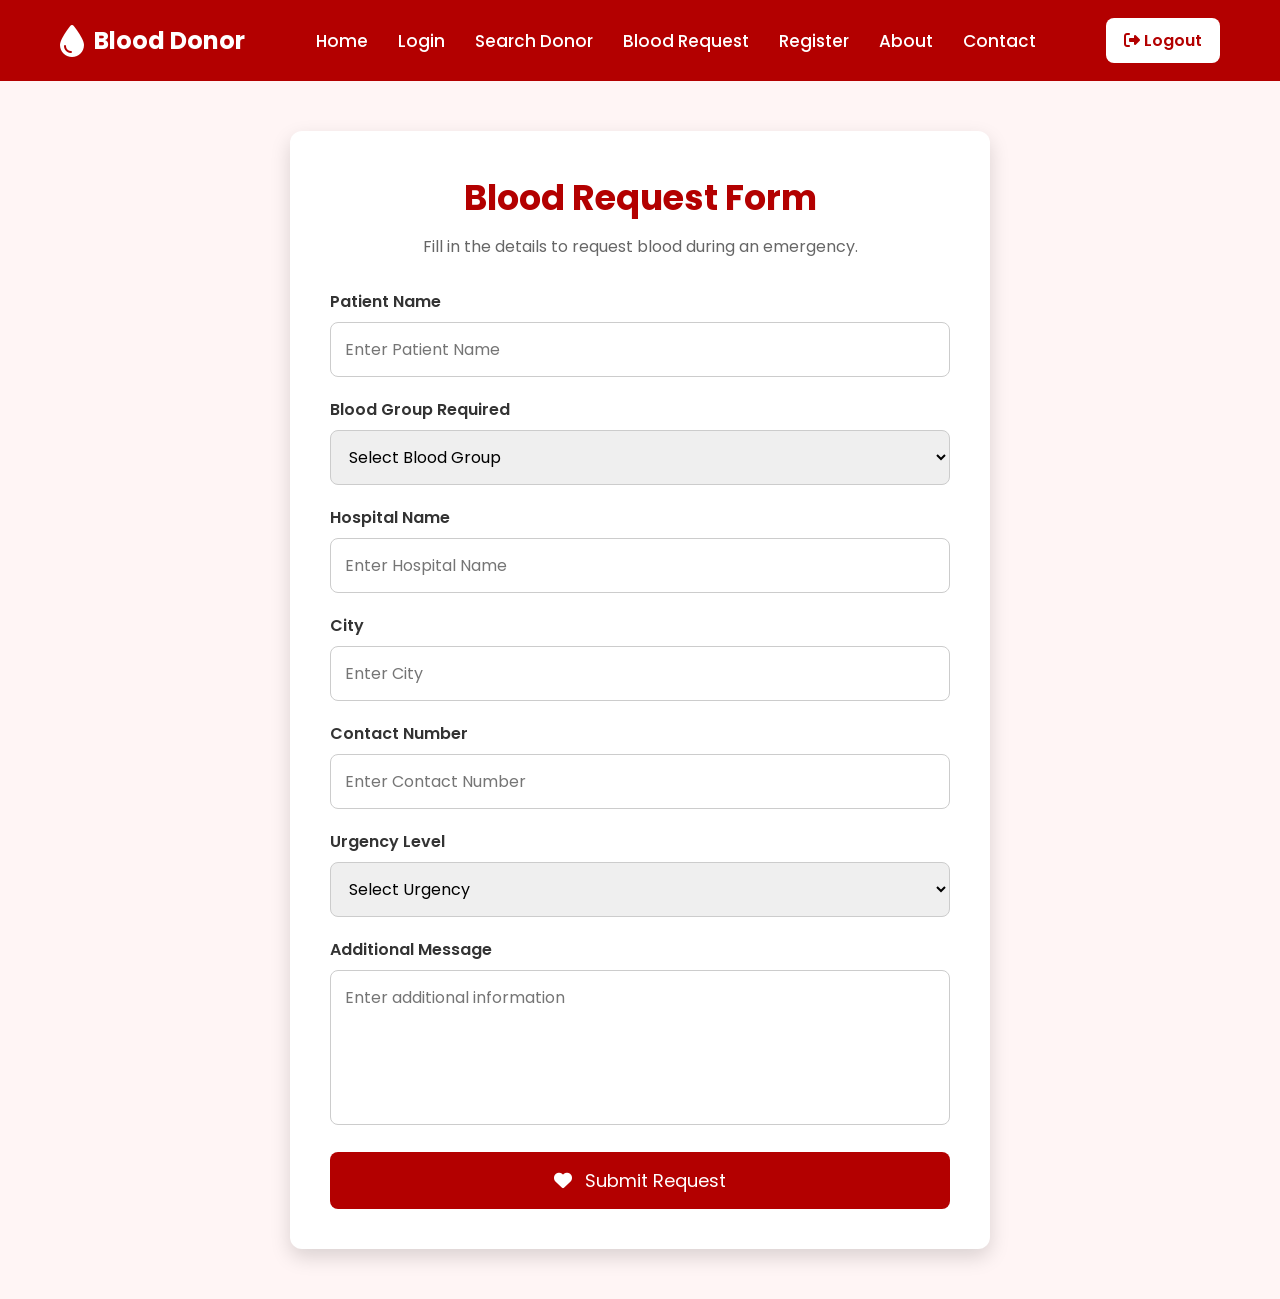
<file: bloodrequest.html>
<!DOCTYPE html>
<html lang="en">
<head>
    <meta charset="UTF-8">
    <meta name="viewport" content="width=device-width, initial-scale=1.0">
    <title>Blood Request</title>

    <link rel="stylesheet" href="bloodrequest.css">

    <link rel="stylesheet"
    href="https://cdnjs.cloudflare.com/ajax/libs/font-awesome/6.5.1/css/all.min.css">
</head>
<body>



<nav class="navbar">

    <div class="logo">
        <i class="fa-solid fa-droplet"></i>
        <h2>Blood Donor</h2>
    </div>

    <ul class="nav-links">
        <li><a href="home.html">Home</a></li>
         <li><a href="login.html">Login</a></li>
          <li><a href="search.html">Search Donor</a></li>
        <li><a href="bloodrequest.html">Blood Request</a></li>
    <li><a href="register.html">Register</a></li>
        <li><a href="about.html">About</a></li>
        <li><a href="contact.html">Contact</a></li>
    </ul>

    <a href="login.html" class="logout-btn">
        <i class="fa-solid fa-right-from-bracket"></i>
        Logout
    </a>

</nav> 


<section class="request">

    <div class="request-box">

        <h1>Blood Request Form</h1>

        <p>Fill in the details to request blood during an emergency.</p>

        <form>

            <div class="input-box">
                <label>Patient Name</label>
                <input type="text" placeholder="Enter Patient Name" required>
            </div>

            <div class="input-box">
                <label>Blood Group Required</label>

                <select required>
                    <option>Select Blood Group</option>
                    <option>A+</option>
                    <option>A-</option>
                    <option>B+</option>
                    <option>B-</option>
                    <option>AB+</option>
                    <option>AB-</option>
                    <option>O+</option>
                    <option>O-</option>
                </select>

            </div>

            <div class="input-box">
                <label>Hospital Name</label>
                <input type="text" placeholder="Enter Hospital Name" required>
            </div>

            <div class="input-box">
                <label>City</label>
                <input type="text" placeholder="Enter City" required>
            </div>

            <div class="input-box">
                <label>Contact Number</label>
                <input type="tel" placeholder="Enter Contact Number" required>
            </div>

            <div class="input-box">
                <label>Urgency Level</label>

                <select required>
                    <option>Select Urgency</option>
                    <option>Normal</option>
                    <option>Urgent</option>
                    <option>Critical</option>
                </select>

            </div>

            <div class="input-box">
                <label>Additional Message</label>

                <textarea rows="5"
                placeholder="Enter additional information"></textarea>

            </div>

            <button type="submit">
                <i class="fa-solid fa-heart"></i>
                Submit Request
            </button>

        </form>

    </div>

</section>

</body>
</html>
</file>
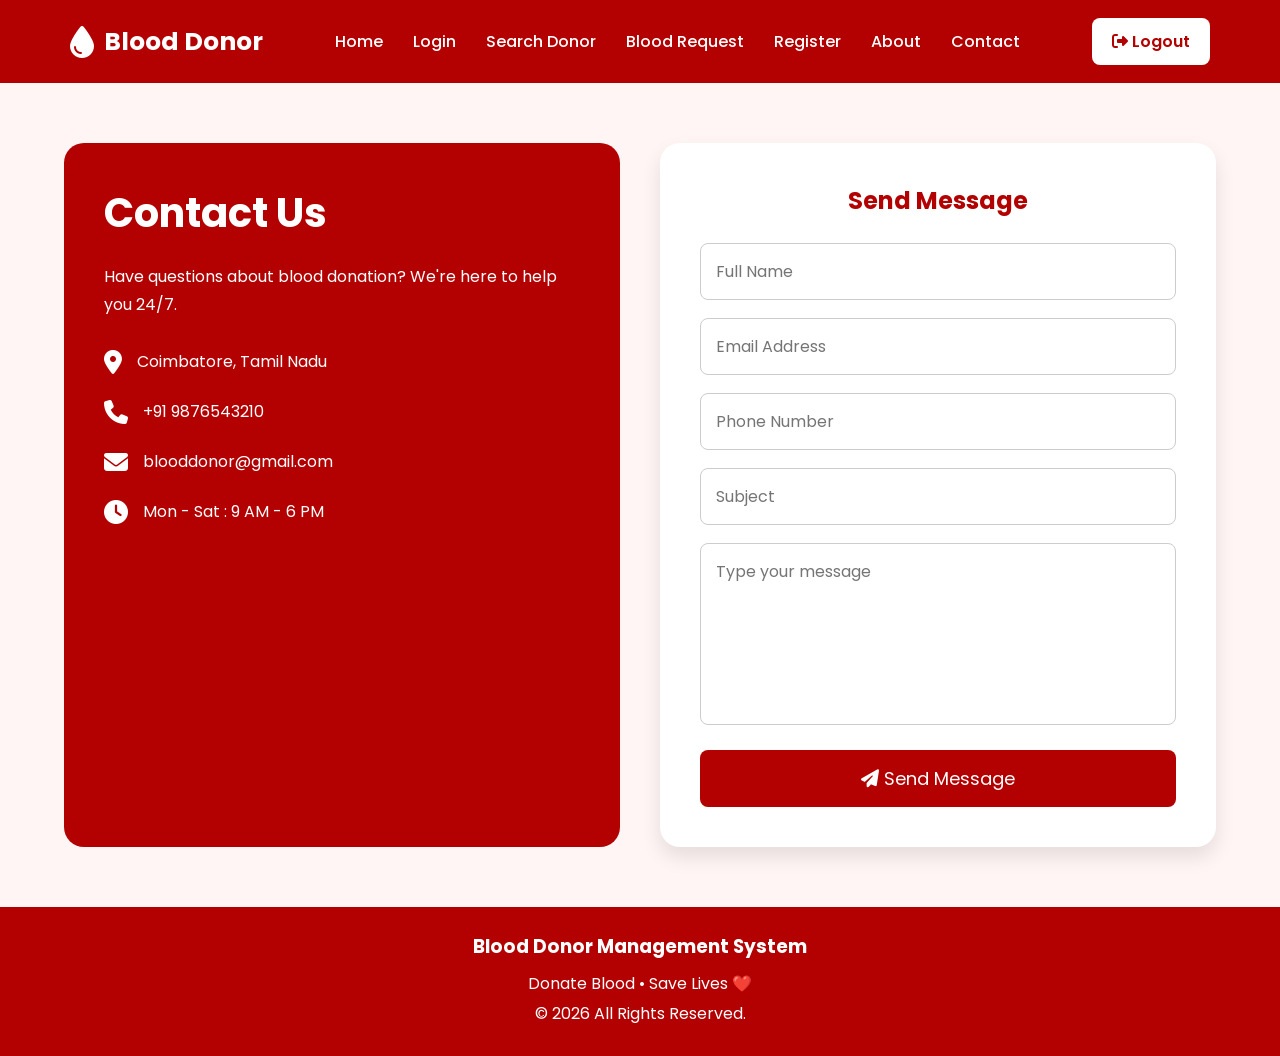
<file: contact.html>
<!DOCTYPE html>
<html lang="en">
<head>
<meta charset="UTF-8">
<meta name="viewport" content="width=device-width, initial-scale=1.0">
<title>Contact Us</title>

<link rel="stylesheet" href="contact.css">

<link rel="stylesheet"
href="https://cdnjs.cloudflare.com/ajax/libs/font-awesome/6.5.1/css/all.min.css">

</head>
<body>



<nav class="navbar">

    <div class="logo">
        <i class="fa-solid fa-droplet"></i>
        <h2>Blood Donor</h2>
    </div>

    <ul class="nav-links">
        <li><a href="home.html">Home</a></li>
         <li><a href="login.html">Login</a></li>
          <li><a href="search.html">Search Donor</a></li>
        <li><a href="bloodrequest.html">Blood Request</a></li>
    <li><a href="register.html">Register</a></li>
        <li><a href="about.html">About</a></li>
        <li><a href="contact.html">Contact</a></li>
    </ul>

    <a href="login.html" class="logout-btn">
        <i class="fa-solid fa-right-from-bracket"></i>
        Logout
    </a>

</nav> 

<section class="contact">

<div class="contact-info">

<h1>Contact Us</h1>

<p>
Have questions about blood donation?
We're here to help you 24/7.
</p>

<div class="info">

<div>
<i class="fa-solid fa-location-dot"></i>
<span>Coimbatore, Tamil Nadu</span>
</div>

<div>
<i class="fa-solid fa-phone"></i>
<span>+91 9876543210</span>
</div>

<div>
<i class="fa-solid fa-envelope"></i>
<span>blooddonor@gmail.com</span>
</div>

<div>
<i class="fa-solid fa-clock"></i>
<span>Mon - Sat : 9 AM - 6 PM</span>
</div>

</div>

</div>

<div class="contact-form">

<h2>Send Message</h2>

<form>

<input type="text" placeholder="Full Name" required>

<input type="email" placeholder="Email Address" required>

<input type="tel" placeholder="Phone Number" required>

<input type="text" placeholder="Subject">

<textarea rows="6"
placeholder="Type your message"></textarea>

<button>
<i class="fa-solid fa-paper-plane"></i>
Send Message
</button>

</form>

</div>

</section>

<footer>

<h3>Blood Donor Management System</h3>

<p>Donate Blood • Save Lives ❤️</p>

<p>© 2026 All Rights Reserved.</p>

</footer>

</body>
</html>
</file>
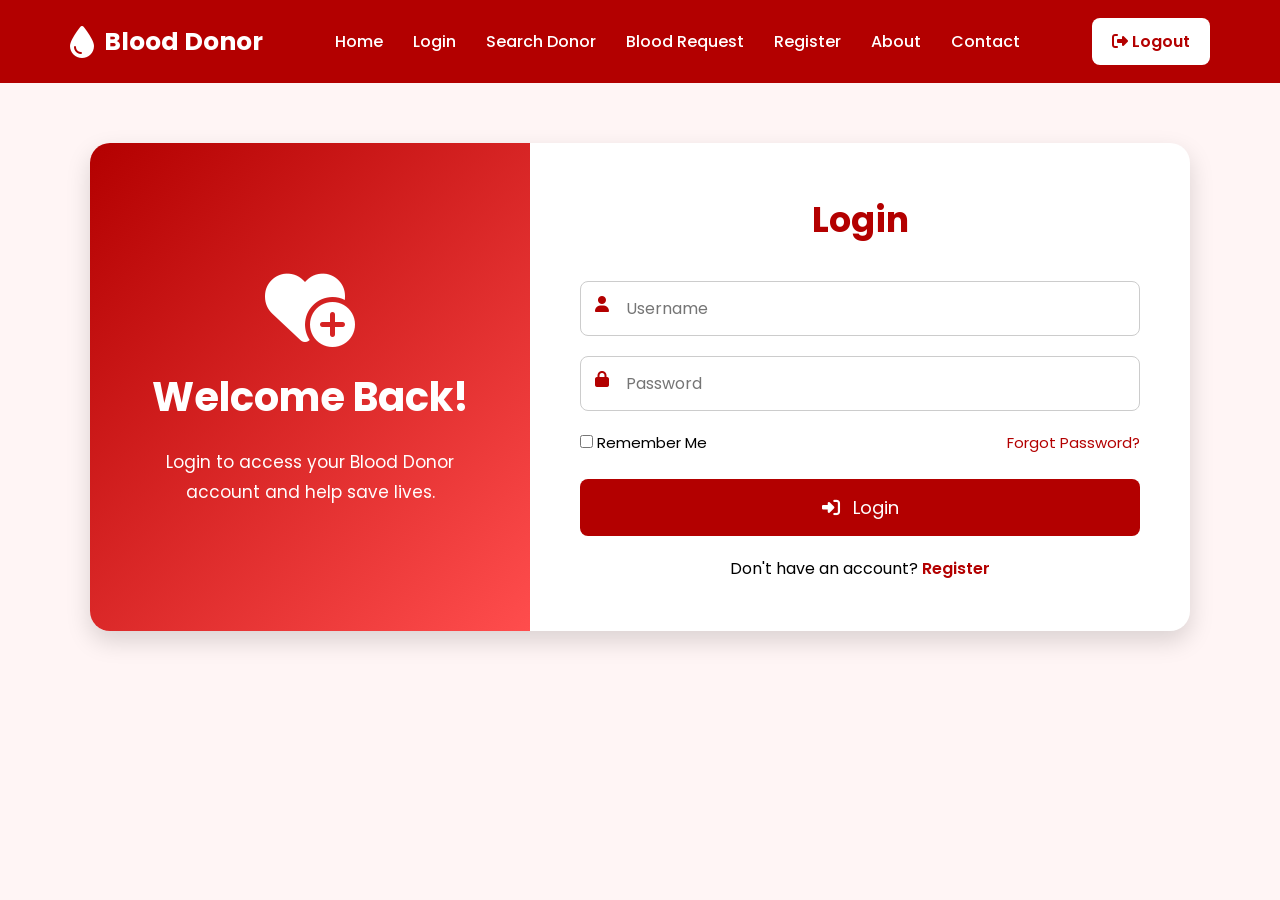
<file: login.html>
<!DOCTYPE html>
<html lang="en">
<head>
    <meta charset="UTF-8">
    <meta name="viewport" content="width=device-width, initial-scale=1.0">
    <title>Login | Blood Donor Management System</title>

    <link rel="stylesheet" href="login.css">

    <link rel="stylesheet"
    href="https://cdnjs.cloudflare.com/ajax/libs/font-awesome/6.5.1/css/all.min.css">
</head>
<body>

<nav class="navbar">

    <div class="logo">
        <i class="fa-solid fa-droplet"></i>
        <h2>Blood Donor</h2>
    </div>

    <ul class="nav-links">
        <li><a href="home.html">Home</a></li>
         <li><a href="login.html">Login</a></li>
          <li><a href="search.html">Search Donor</a></li>
        <li><a href="bloodrequest.html">Blood Request</a></li>
    <li><a href="register.html">Register</a></li>
        <li><a href="about.html">About</a></li>
        <li><a href="contact.html">Contact</a></li>
    </ul>

    <a href="login.html" class="logout-btn">
        <i class="fa-solid fa-right-from-bracket"></i>
        Logout
    </a>

</nav> 

<section class="login-section">

    <div class="login-left">

        <i class="fa-solid fa-heart-circle-plus"></i>

        <h1>Welcome Back!</h1>

        <p>
            Login to access your Blood Donor account and help save lives.
        </p>

    </div>
    <div class="login-box">

        <h2>Login</h2>

        <form>

            <div class="input-box">
                <i class="fa-solid fa-user"></i>
                <input type="text" placeholder="Username" required>
            </div>

            <div class="input-box">
                <i class="fa-solid fa-lock"></i>
                <input type="password" placeholder="Password" required>
            </div>

            <div class="options">

                <label>
                    <input type="checkbox">
                    Remember Me
                </label>

                <a href="#">Forgot Password?</a>

            </div>

            <button type="submit">
                <i class="fa-solid fa-right-to-bracket"></i>
                Login
            </button>

        </form>

        <p class="register-link">
            Don't have an account?
            <a href="register.html">Register</a>
        </p>

    </div>

</section>

</body>
</html>
</file>
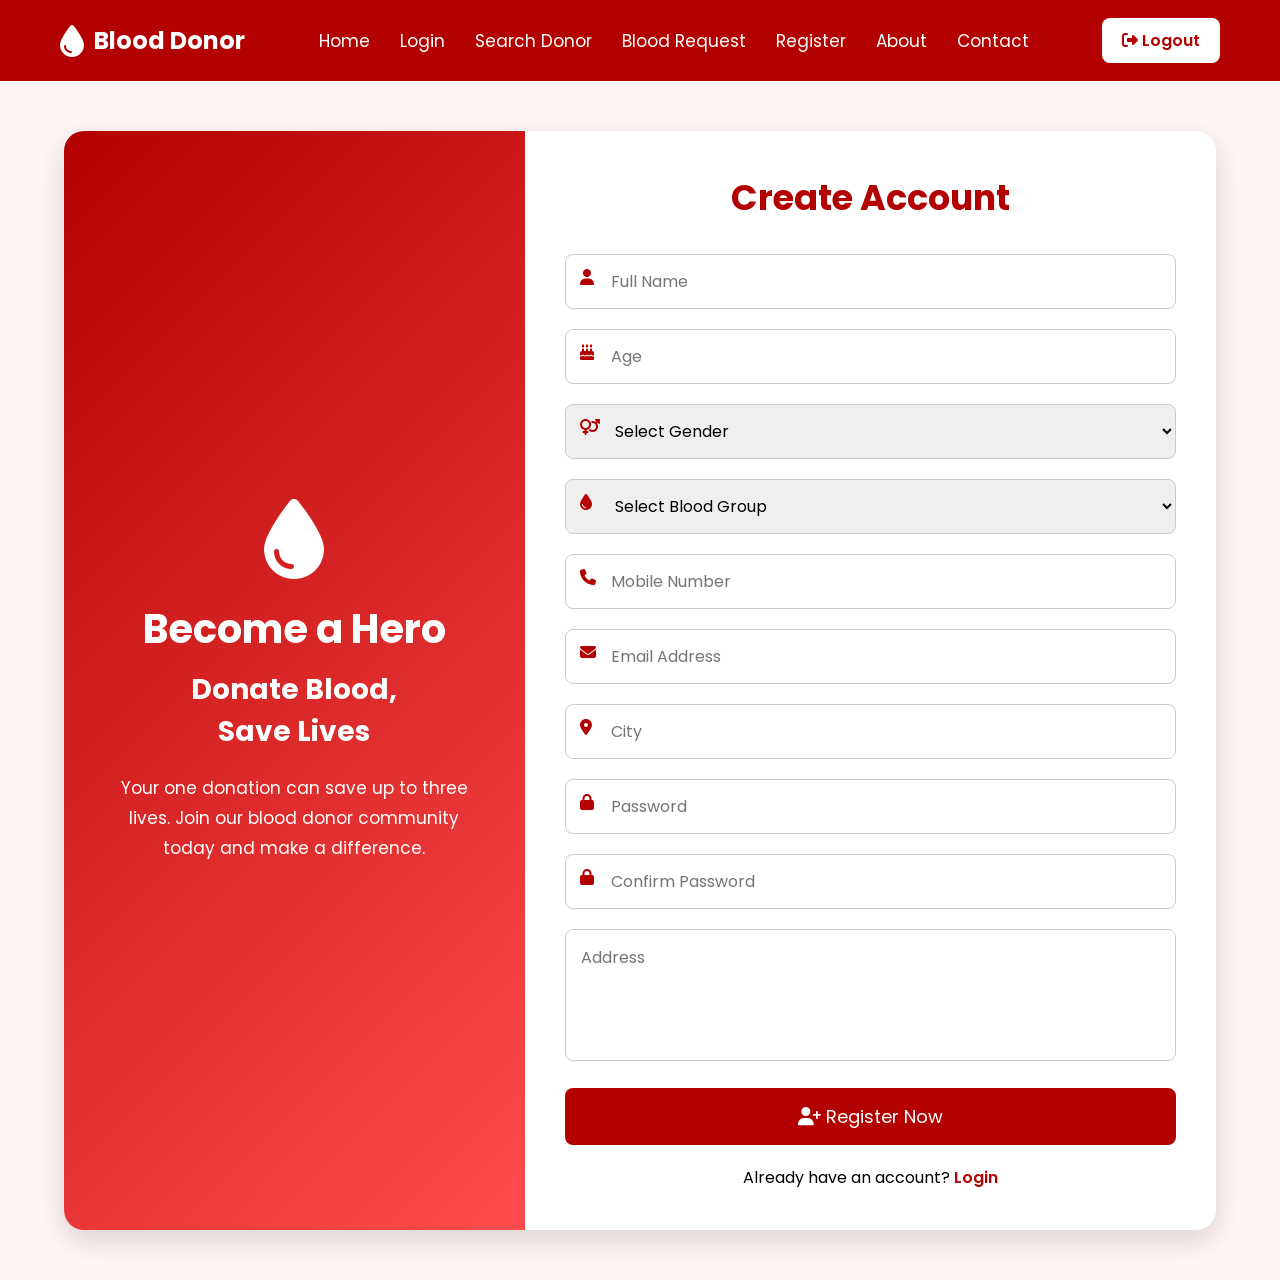
<file: register.html>
<!DOCTYPE html>
<html lang="en">
<head>
    <meta charset="UTF-8">
    <meta name="viewport" content="width=device-width, initial-scale=1.0">
    <title>Blood Donor Registration</title>

    <link rel="stylesheet" href="register.css">

    <link rel="stylesheet"
    href="https://cdnjs.cloudflare.com/ajax/libs/font-awesome/6.5.1/css/all.min.css">
</head>
<body>

<nav class="navbar">

    <div class="logo">
        <i class="fa-solid fa-droplet"></i>
        <h2>Blood Donor</h2>
    </div>

    <ul class="nav-links">
        <li><a href="home.html">Home</a></li>
         <li><a href="login.html">Login</a></li>
          <li><a href="search.html">Search Donor</a></li>
        <li><a href="bloodrequest.html">Blood Request</a></li>
    <li><a href="register.html">Register</a></li>
        <li><a href="about.html">About</a></li>
        <li><a href="contact.html">Contact</a></li>
    </ul>

    <a href="login.html" class="logout-btn">
        <i class="fa-solid fa-right-from-bracket"></i>
        Logout
    </a>

</nav> 

<section class="register-section">

    <div class="left-side">

        <i class="fa-solid fa-droplet blood-icon"></i>

        <h1>Become a Hero</h1>

        <h2>Donate Blood,<br>Save Lives</h2>

        <p>
            Your one donation can save up to three lives.
            Join our blood donor community today and make
            a difference.
        </p>

    </div>

    <div class="register-box">

        <h2>Create Account</h2>

        <form>

            <div class="input-box">
                <i class="fa-solid fa-user"></i>
                <input type="text" placeholder="Full Name" required>
            </div>

            <div class="input-box">
                <i class="fa-solid fa-cake-candles"></i>
                <input type="number" placeholder="Age" required>
            </div>

            <div class="input-box">
                <i class="fa-solid fa-venus-mars"></i>

                <select required>
                    <option>Select Gender</option>
                    <option>Male</option>
                    <option>Female</option>
                    <option>Other</option>
                </select>

            </div>

            <div class="input-box">
                <i class="fa-solid fa-droplet"></i>

                <select required>
                    <option>Select Blood Group</option>
                    <option>A+</option>
                    <option>A-</option>
                    <option>B+</option>
                    <option>B-</option>
                    <option>AB+</option>
                    <option>AB-</option>
                    <option>O+</option>
                    <option>O-</option>
                </select>

            </div>

            <div class="input-box">
                <i class="fa-solid fa-phone"></i>
                <input type="tel" placeholder="Mobile Number" required>
            </div>

            <div class="input-box">
                <i class="fa-solid fa-envelope"></i>
                <input type="email" placeholder="Email Address" required>
            </div>

            <div class="input-box">
                <i class="fa-solid fa-location-dot"></i>
                <input type="text" placeholder="City" required>
            </div>

            <div class="input-box">
                <i class="fa-solid fa-lock"></i>
                <input type="password" placeholder="Password" required>
            </div>

            <div class="input-box">
                <i class="fa-solid fa-lock"></i>
                <input type="password" placeholder="Confirm Password" required>
            </div>

            <textarea placeholder="Address" rows="4"></textarea>

            <button type="submit">
                <i class="fa-solid fa-user-plus"></i>
                Register Now
            </button>

        </form>

        <p class="login-text">
            Already have an account?
            <a href="login.html">Login</a>
        </p>

    </div>

</section>

</body>
</html>
</file>
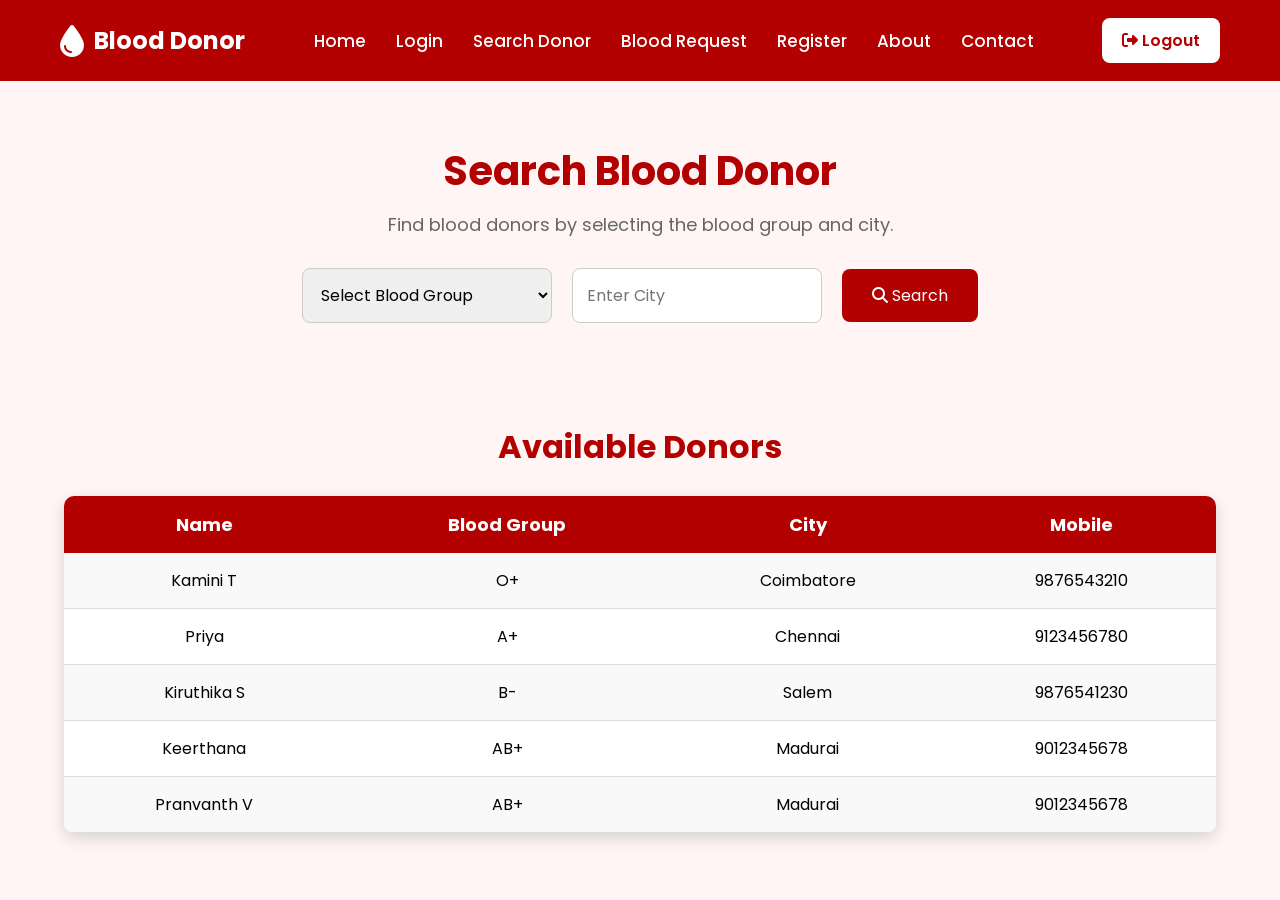
<file: search.html>
<!DOCTYPE html>
<html lang="en">
<head>
    <meta charset="UTF-8">
    <meta name="viewport" content="width=device-width, initial-scale=1.0">
    <title>Search Donor</title>

    <link rel="stylesheet" href="search.css">

    <link rel="stylesheet"
    href="https://cdnjs.cloudflare.com/ajax/libs/font-awesome/6.5.1/css/all.min.css">
</head>
<body>

<nav class="navbar">

    <div class="logo">
        <i class="fa-solid fa-droplet"></i>
        <h2>Blood Donor</h2>
    </div>

    <ul class="nav-links">
        <li><a href="home.html">Home</a></li>
         <li><a href="login.html">Login</a></li>
          <li><a href="search.html">Search Donor</a></li>
        <li><a href="bloodrequest.html">Blood Request</a></li>
    <li><a href="register.html">Register</a></li>
        <li><a href="about.html">About</a></li>
        <li><a href="contact.html">Contact</a></li>
    </ul>

    <a href="login.html" class="logout-btn">
        <i class="fa-solid fa-right-from-bracket"></i>
        Logout
    </a>

</nav> 
<section class="search">

    <h1>Search Blood Donor</h1>

    <p>Find blood donors by selecting the blood group and city.</p>

    <div class="search-box">

        <select>
            <option>Select Blood Group</option>
            <option>A+</option>
            <option>A-</option>
            <option>B+</option>
            <option>B-</option>
            <option>AB+</option>
            <option>AB-</option>
            <option>O+</option>
            <option>O-</option>
        </select>

        <input type="text" placeholder="Enter City">

        <button>
            <i class="fa-solid fa-magnifying-glass"></i>
            Search
        </button>

    </div>

</section>

<section class="donor-table">

    <h2>Available Donors</h2>

    <table>

        <tr>
            <th>Name</th>
            <th>Blood Group</th>
            <th>City</th>
            <th>Mobile</th>
        </tr>

        <tr>
            <td>Kamini T</td>
            <td>O+</td>
            <td>Coimbatore</td>
            <td>9876543210</td>
        </tr>

        <tr>
            <td>Priya</td>
            <td>A+</td>
            <td>Chennai</td>
            <td>9123456780</td>
        </tr>

        <tr>
            <td>Kiruthika S</td>
            <td>B-</td>
            <td>Salem</td>
            <td>9876541230</td>
        </tr>

        <tr>
            <td>Keerthana</td>
            <td>AB+</td>
            <td>Madurai</td>
            <td>9012345678</td>
        </tr>
<tr>
            <td>Pranvanth V</td>
            <td>AB+</td>
            <td>Madurai</td>
            <td>9012345678</td>
        </tr>

    </table>

</section>

</body>
</html>
</file>
<file: bloodrequest.css>
@import url('https://fonts.googleapis.com/css2?family=Poppins:wght@300;400;500;600;700&display=swap');

*{
    margin:0;
    padding:0;
    box-sizing:border-box;
    font-family:'Poppins',sans-serif;
}

body{
    margin: 0;
    padding: 0;
    font-family: "Poppins", sans-serif;
    background: #fff5f5;
}

.navbar{
    width:100%;
    background:#b30000;
    display:flex;
    justify-content:space-between;
    align-items:center;
    padding:18px 60px;
}

.logo{
    display:flex;
    align-items:center;
    color:white;
}

.logo i{
    font-size:32px;
    margin-right:10px;
}

.logo h2{
    font-size:24px;
}

.nav-links{
    display:flex;
    list-style:none;
}

.nav-links li{
    margin:0 15px;
}

.nav-links li a{
    color:white;
    text-decoration:none;
    font-size:17px;
    font-weight:500;
    transition:0.3s;
}

.nav-links li a:hover{
    color:#ffd700;
}

.logout-btn{
    background:white;
    color:#b30000;
    text-decoration:none;
    padding:10px 18px;
    border-radius:8px;
    font-weight:600;
    transition:0.3s;
}

.logout-btn:hover{
    background:#ffd700;
    color:#b30000;
}



.request{
    display:flex;
    justify-content:center;
    align-items:center;
    padding:50px 20px;
}

.request-box{
    width:700px;
    background:white;
    padding:40px;
    border-radius:12px;
    box-shadow:0 8px 20px rgba(0,0,0,0.15);
}

.request-box h1{
    text-align:center;
    color:#b30000;
    margin-bottom:10px;
    font-size:35px;
}

.request-box p{
    text-align:center;
    color:#666;
    margin-bottom:30px;
}


.input-box{
    margin-bottom:20px;
}

.input-box label{
    display:block;
    margin-bottom:8px;
    font-weight:600;
    color:#333;
}

.input-box input,
.input-box select,
.input-box textarea{
    width:100%;
    padding:14px;
    border:1px solid #ccc;
    border-radius:8px;
    font-size:16px;
    outline:none;
}

.input-box input:focus,
.input-box select:focus,
.input-box textarea:focus{
    border:2px solid #b30000;
}

textarea{
    resize:none;
}



button{
    width:100%;
    background:#b30000;
    color:white;
    border:none;
    padding:15px;
    font-size:18px;
    border-radius:8px;
    cursor:pointer;
    transition:0.3s;
}

button:hover{
    background:#8b0000;
}

button i{
    margin-right:8px;
}



@media(max-width:992px){

.navbar{
    flex-direction:column;
}

.nav-links{
    flex-wrap:wrap;
    justify-content:center;
    margin:20px 0;
}

.request-box{
    width:100%;
    padding:25px;
}

.request-box h1{
    font-size:28px;
}

}
</file>
<file: contact.css>
@import url('https://fonts.googleapis.com/css2?family=Poppins:wght@300;400;500;600;700&display=swap');

*{
margin:0;
padding:0;
box-sizing:border-box;
font-family:'Poppins',sans-serif;
}
body{
    margin: 0;
    padding: 0;
    font-family: "Poppins", sans-serif;
    background: #fff5f5;
}


.navbar{
    width:100%;
    background:#b30000;
    display:flex;
    justify-content:space-between;
    align-items:center;
    padding:18px 70px;
    position:sticky;
    top:0;
    z-index:1000;
}

.logo{
    display:flex;
    align-items:center;
    color:white;
}

.logo i{
    font-size:32px;
    margin-right:10px;
}

.logo h2{
    font-size:25px;
    font-weight:700;
}

.nav-links{
    display:flex;
    list-style:none;
}

.nav-links li{
    margin:0 15px;
}

.nav-links li a{
    color:white;
    text-decoration:none;
    font-size:16px;
    font-weight:500;
    transition:.3s;
}

.nav-links li a:hover{
    color:#ffd700;
}

.logout-btn{
    background:white;
    color:#b30000;
    text-decoration:none;
    padding:11px 20px;
    border-radius:8px;
    font-weight:600;
    transition:.3s;
}

.logout-btn:hover{
    background:#ffd700;
    color:#b30000;
}

.contact{
width:90%;
max-width:1200px;
margin:60px auto;
display:flex;
gap:40px;
}

.contact-info{
flex:1;
background:#b30000;
color:white;
padding:40px;
border-radius:20px;
}

.contact-info h1{
font-size:40px;
margin-bottom:20px;
}

.contact-info p{
line-height:28px;
margin-bottom:30px;
}

.info div{
margin-bottom:25px;
display:flex;
align-items:center;
}

.info i{
font-size:24px;
margin-right:15px;
}


.contact-form{
flex:1;
background:white;
padding:40px;
border-radius:20px;
box-shadow:0 10px 20px rgba(0,0,0,.1);
}

.contact-form h2{
color:#b30000;
margin-bottom:25px;
text-align:center;
}

.contact-form input,
.contact-form textarea{
width:100%;
padding:15px;
margin-bottom:18px;
border:1px solid #ccc;
border-radius:8px;
font-size:16px;
outline:none;
}

.contact-form input:focus,
.contact-form textarea:focus{
border:2px solid #b30000;
}

textarea{
resize:none;
}

button{
width:100%;
padding:15px;
background:#b30000;
color:white;
border:none;
border-radius:8px;
font-size:18px;
cursor:pointer;
transition:.3s;
}

button:hover{
background:#8b0000;
}


footer{
background:#b30000;
color:white;
text-align:center;
padding:25px;
margin-top:50px;
}

footer h3{
margin-bottom:10px;
}

footer p{
margin:5px 0;
}


@media(max-width:900px){

.navbar{
flex-direction:column;
}

.nav-links{
flex-wrap:wrap;
justify-content:center;
margin-top:15px;
}

.contact{
flex-direction:column;
}

}
</file>
<file: login.css>
@import url('https://fonts.googleapis.com/css2?family=Poppins:wght@300;400;500;600;700&display=swap');

*{
    margin:0;
    padding:0;
    box-sizing:border-box;
    font-family:'Poppins',sans-serif;
}

body{
    margin: 0;
    padding: 0;
    font-family: "Poppins", sans-serif;
    background: #fff5f5;
}


.navbar{
    width:100%;
    background:#b30000;
    display:flex;
    justify-content:space-between;
    align-items:center;
    padding:18px 70px;
    position:sticky;
    top:0;
    z-index:1000;
}

.logo{
    display:flex;
    align-items:center;
    color:white;
}

.logo i{
    font-size:32px;
    margin-right:10px;
}

.logo h2{
    font-size:25px;
    font-weight:700;
}

.nav-links{
    display:flex;
    list-style:none;
}

.nav-links li{
    margin:0 15px;
}

.nav-links li a{
    color:white;
    text-decoration:none;
    font-size:16px;
    font-weight:500;
    transition:.3s;
}

.nav-links li a:hover{
    color:#ffd700;
}

.logout-btn{
    background:white;
    color:#b30000;
    text-decoration:none;
    padding:11px 20px;
    border-radius:8px;
    font-weight:600;
    transition:.3s;
}

.logout-btn:hover{
    background:#ffd700;
    color:#b30000;
}

.login-section{
    width:90%;
    max-width:1100px;
    margin:60px auto;
    display:flex;
    background:white;
    border-radius:20px;
    overflow:hidden;
    box-shadow:0 10px 25px rgba(0,0,0,.15);
}


.login-left{
    width:40%;
    background:linear-gradient(135deg,#b30000,#ff4d4d);
    color:white;
    display:flex;
    flex-direction:column;
    justify-content:center;
    align-items:center;
    text-align:center;
    padding:50px;
}

.login-left i{
    font-size:80px;
    margin-bottom:20px;
}

.login-left h1{
    font-size:40px;
    margin-bottom:20px;
}

.login-left p{
    font-size:17px;
    line-height:30px;
}

.login-box{
    width:60%;
    padding:50px;
}

.login-box h2{
    text-align:center;
    color:#b30000;
    margin-bottom:35px;
    font-size:35px;
}
.input-box{
    position:relative;
    margin-bottom:20px;
}

.input-box i{
    position:absolute;
    top:15px;
    left:15px;
    color:#b30000;
}

.input-box input{
    width:100%;
    padding:14px 14px 14px 45px;
    border:1px solid #ccc;
    border-radius:8px;
    outline:none;
    font-size:16px;
}

.input-box input:focus{
    border:2px solid #b30000;
}

.options{
    display:flex;
    justify-content:space-between;
    margin-bottom:25px;
    font-size:15px;
}

.options a{
    color:#b30000;
    text-decoration:none;
}

.options a:hover{
    text-decoration:underline;
}

button{
    width:100%;
    background:#b30000;
    color:white;
    border:none;
    padding:15px;
    border-radius:8px;
    font-size:18px;
    cursor:pointer;
    transition:.3s;
}

button:hover{
    background:#8b0000;
}

button i{
    margin-right:8px;
}

.register-link{
    text-align:center;
    margin-top:20px;
}

.register-link a{
    color:#b30000;
    text-decoration:none;
    font-weight:600;
}

.register-link a:hover{
    text-decoration:underline;
}

@media(max-width:900px){

.login-section{
    flex-direction:column;
}

.login-left,
.login-box{
    width:100%;
}

.login-left{
    padding:40px 20px;
}

.navbar{
    flex-direction:column;
}

.nav-links{
    flex-wrap:wrap;
    justify-content:center;
    margin-top:15px;
}

.options{
    flex-direction:column;
    gap:10px;
}

}
</file>
<file: register.css>
@import url('https://fonts.googleapis.com/css2?family=Poppins:wght@300;400;500;600;700&display=swap');

*{
    margin:0;
    padding:0;
    box-sizing:border-box;
    font-family:'Poppins',sans-serif;
}

body{
    margin: 0;
    padding: 0;
    font-family: "Poppins", sans-serif;
    background: #fff5f5;
}


.navbar{
    width:100%;
    background:#b30000;
    display:flex;
    justify-content:space-between;
    align-items:center;
    padding:18px 60px;
}

.logo{
    display:flex;
    align-items:center;
    color:white;
}

.logo i{
    font-size:32px;
    margin-right:10px;
}

.logo h2{
    font-size:24px;
}

.nav-links{
    display:flex;
    list-style:none;
}

.nav-links li{
    margin:0 15px;
}

.nav-links li a{
    color:white;
    text-decoration:none;
    font-size:17px;
    transition:.3s;
}

.nav-links li a:hover{
    color:#ffd700;
}

.logout-btn{
    background:white;
    color:#b30000;
    text-decoration:none;
    padding:10px 20px;
    border-radius:8px;
    font-weight:600;
    transition:.3s;
}

.logout-btn:hover{
    background:#ffd700;
}



.register-section{
    width:90%;
    max-width:1200px;
    margin:50px auto;
    display:flex;
    background:white;
    border-radius:20px;
    overflow:hidden;
    box-shadow:0 10px 30px rgba(0,0,0,.15);
}

.left-side{
    width:40%;
    background:linear-gradient(135deg,#b30000,#ff4d4d);
    color:white;
    padding:60px 40px;
    display:flex;
    flex-direction:column;
    justify-content:center;
    align-items:center;
    text-align:center;
}

.blood-icon{
    font-size:80px;
    margin-bottom:20px;
}

.left-side h1{
    font-size:40px;
    margin-bottom:10px;
}

.left-side h2{
    font-size:28px;
    margin-bottom:20px;
}

.left-side p{
    line-height:30px;
    font-size:17px;
}

.register-box{
    width:60%;
    padding:40px;
}

.register-box h2{
    text-align:center;
    color:#b30000;
    margin-bottom:30px;
    font-size:35px;
}



.input-box{
    position:relative;
    margin-bottom:20px;
}

.input-box i{
    position:absolute;
    top:15px;
    left:15px;
    color:#b30000;
}

.input-box input,
.input-box select{
    width:100%;
    padding:14px 14px 14px 45px;
    border:1px solid #ccc;
    border-radius:8px;
    outline:none;
    font-size:16px;
}

.input-box input:focus,
.input-box select:focus{
    border:2px solid #b30000;
}

textarea{
    width:100%;
    padding:15px;
    border:1px solid #ccc;
    border-radius:8px;
    resize:none;
    outline:none;
    margin-bottom:20px;
    font-size:16px;
}

textarea:focus{
    border:2px solid #b30000;
}

button{
    width:100%;
    background:#b30000;
    color:white;
    border:none;
    padding:15px;
    border-radius:8px;
    font-size:18px;
    cursor:pointer;
    transition:.3s;
}

button:hover{
    background:#8b0000;
}

.login-text{
    text-align:center;
    margin-top:20px;
}

.login-text a{
    color:#b30000;
    text-decoration:none;
    font-weight:600;
}

@media(max-width:900px){

.register-section{
    flex-direction:column;
}

.left-side,
.register-box{
    width:100%;
}

.left-side{
    padding:40px 20px;
}

.navbar{
    flex-direction:column;
}

.nav-links{
    flex-wrap:wrap;
    justify-content:center;
    margin:15px 0;
}

}
</file>
<file: search.css>
@import url('https://fonts.googleapis.com/css2?family=Poppins:wght@300;400;500;600;700&display=swap');

*{
    margin:0;
    padding:0;
    box-sizing:border-box;
    font-family:'Poppins',sans-serif;
}

body{
    margin: 0;
    padding: 0;
    font-family: "Poppins", sans-serif;
    background: #fff5f5;
}

.navbar{
    width:100%;
    background:#b30000;
    display:flex;
    justify-content:space-between;
    align-items:center;
    padding:18px 60px;
}

.logo{
    display:flex;
    align-items:center;
    color:white;
}

.logo i{
    font-size:32px;
    margin-right:10px;
}

.logo h2{
    font-size:24px;
}

.nav-links{
    display:flex;
    list-style:none;
}

.nav-links li{
    margin:0 15px;
}

.nav-links li a{
    color:white;
    text-decoration:none;
    font-size:17px;
    font-weight:500;
    transition:0.3s;
}

.nav-links li a:hover{
    color:#ffd700;
}

.logout-btn{
    background:white;
    color:#b30000;
    text-decoration:none;
    padding:10px 20px;
    border-radius:8px;
    font-weight:600;
    transition:0.3s;
}

.logout-btn:hover{
    background:#ffd700;
    color:#b30000;
}

.search{
    text-align:center;
    padding:60px 20px;
}

.search h1{
    color:#b30000;
    font-size:40px;
    margin-bottom:10px;
}

.search p{
    color:#666;
    margin-bottom:30px;
    font-size:18px;
}

.search-box{
    display:flex;
    justify-content:center;
    align-items:center;
    gap:20px;
    flex-wrap:wrap;
}

.search-box select,
.search-box input{
    width:250px;
    padding:14px;
    border:1px solid #ccc;
    border-radius:8px;
    font-size:16px;
    outline:none;
}

.search-box select:focus,
.search-box input:focus{
    border:2px solid #b30000;
}

.search-box button{
    background:#b30000;
    color:white;
    border:none;
    padding:14px 30px;
    border-radius:8px;
    font-size:16px;
    cursor:pointer;
    transition:0.3s;
}

.search-box button:hover{
    background:#8b0000;
}

.donor-table{
    width:90%;
    margin:40px auto;
}

.donor-table h2{
    text-align:center;
    color:#b30000;
    margin-bottom:25px;
    font-size:32px;
}

table{
    width:100%;
    border-collapse:collapse;
    background:white;
    box-shadow:0 5px 15px rgba(0,0,0,0.15);
    border-radius:10px;
    overflow:hidden;
}

th{
    background:#b30000;
    color:white;
    padding:15px;
    font-size:18px;
}

td{
    padding:15px;
    text-align:center;
    border-bottom:1px solid #ddd;
}

tr:nth-child(even){
    background:#f9f9f9;
}

tr:hover{
    background:#ffe5e5;
}

@media(max-width:992px){

.navbar{
    flex-direction:column;
}

.nav-links{
    flex-wrap:wrap;
    justify-content:center;
    margin:20px 0;
}

.search-box{
    flex-direction:column;
}

.search-box select,
.search-box input,
.search-box button{
    width:100%;
    max-width:350px;
}

table{
    font-size:14px;
}

th,
td{
    padding:10px;
}

}
</file>
